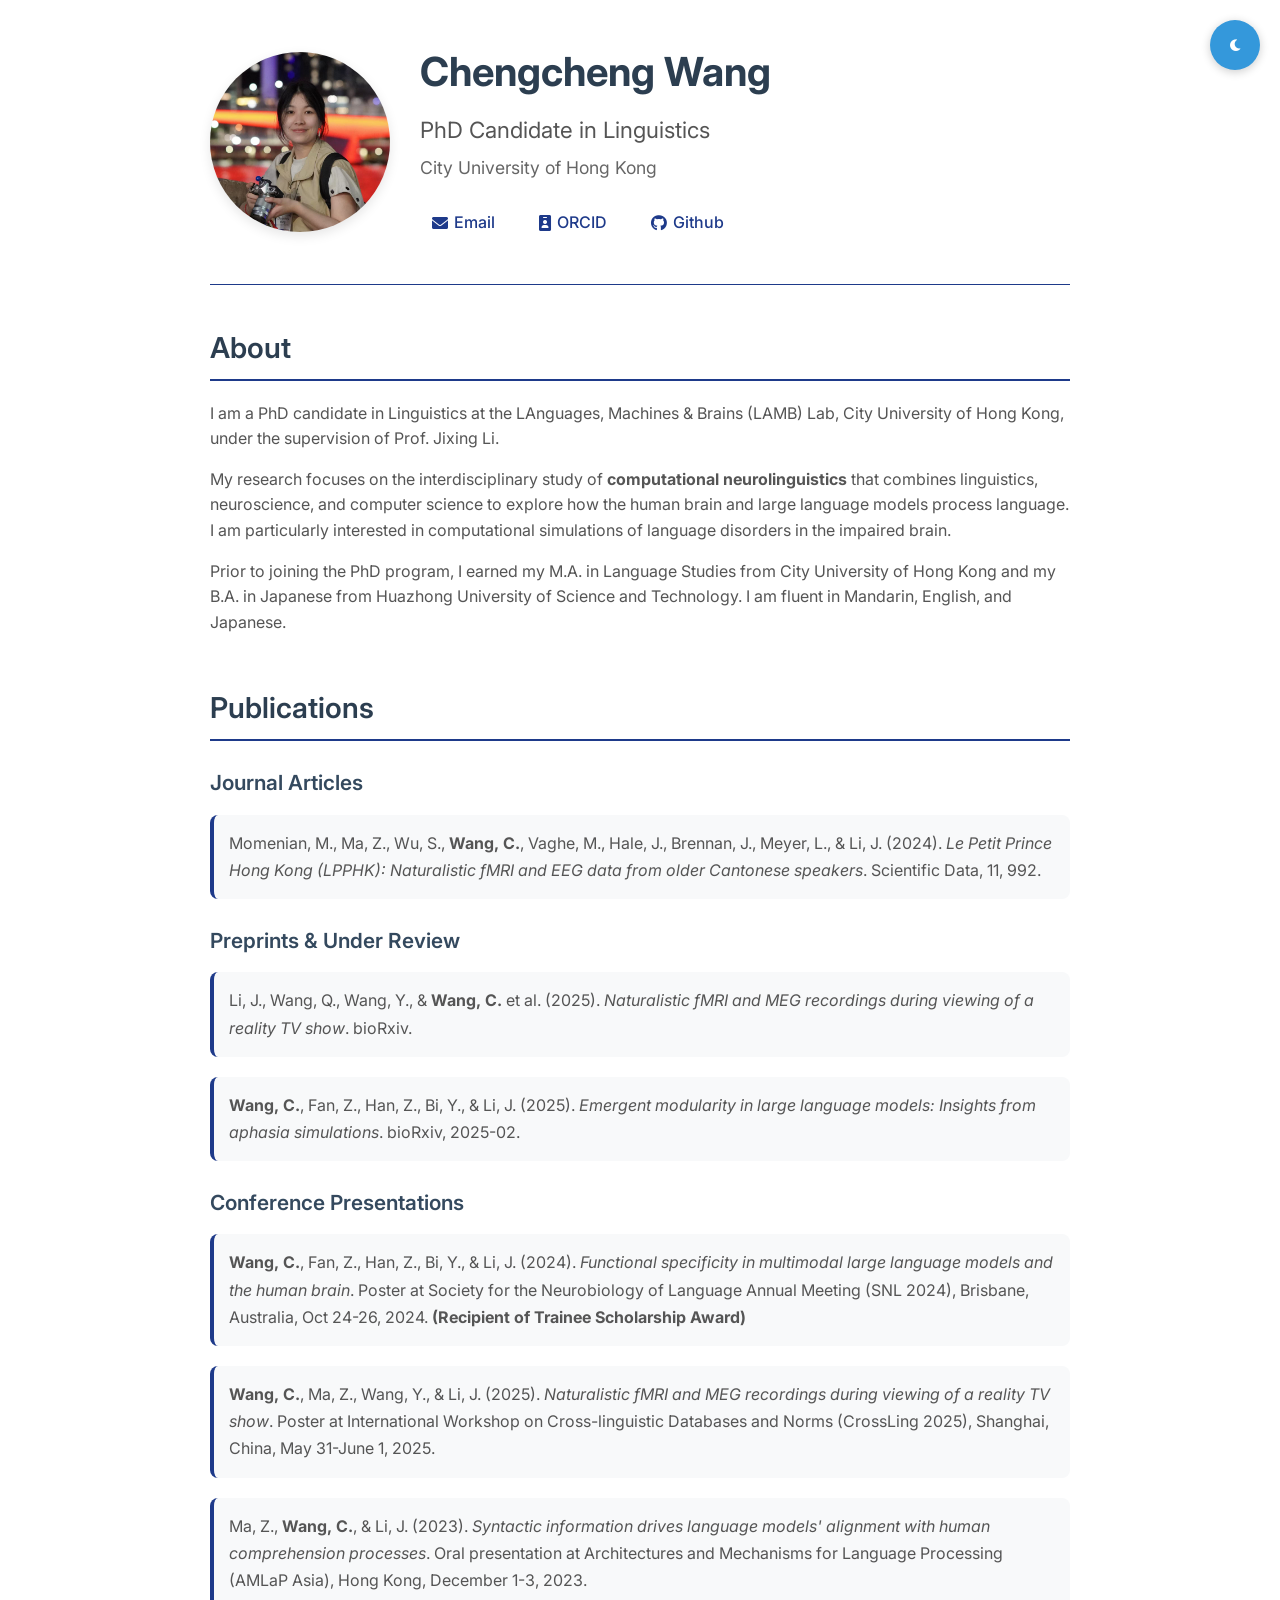
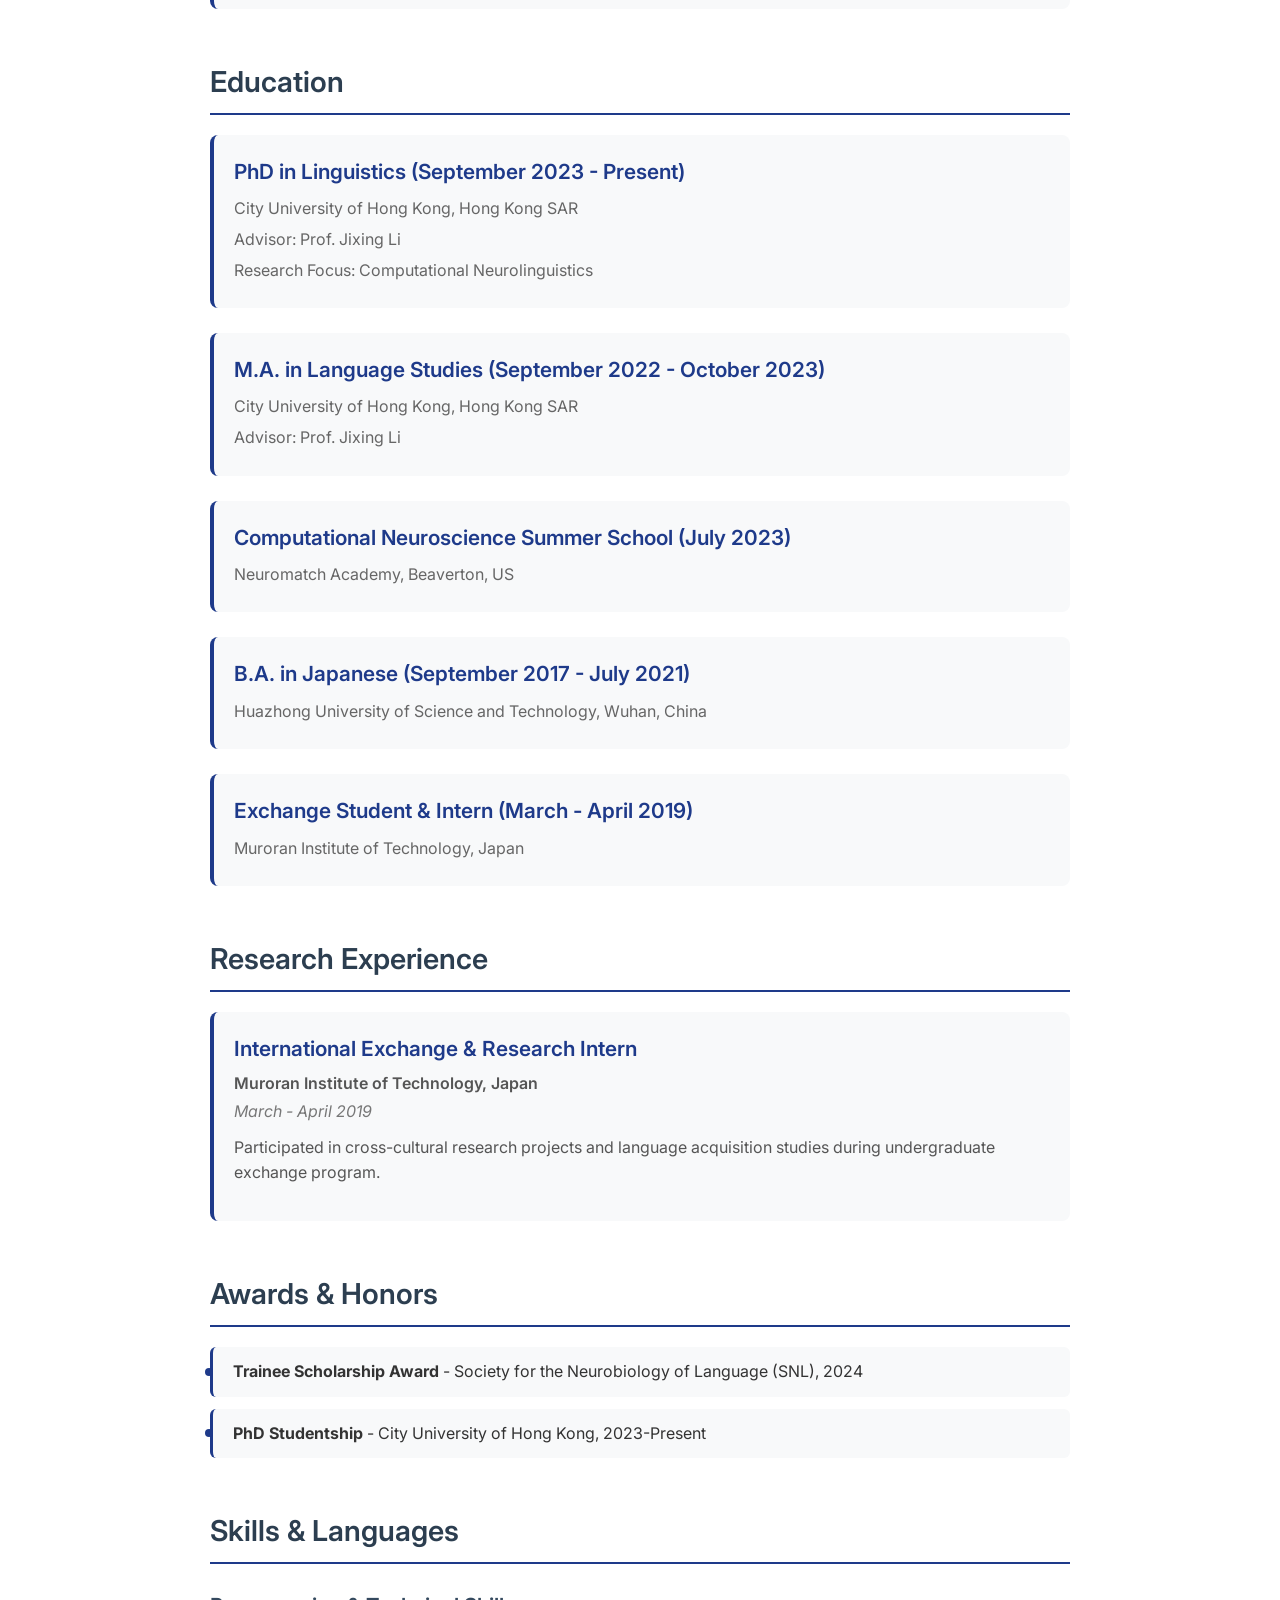
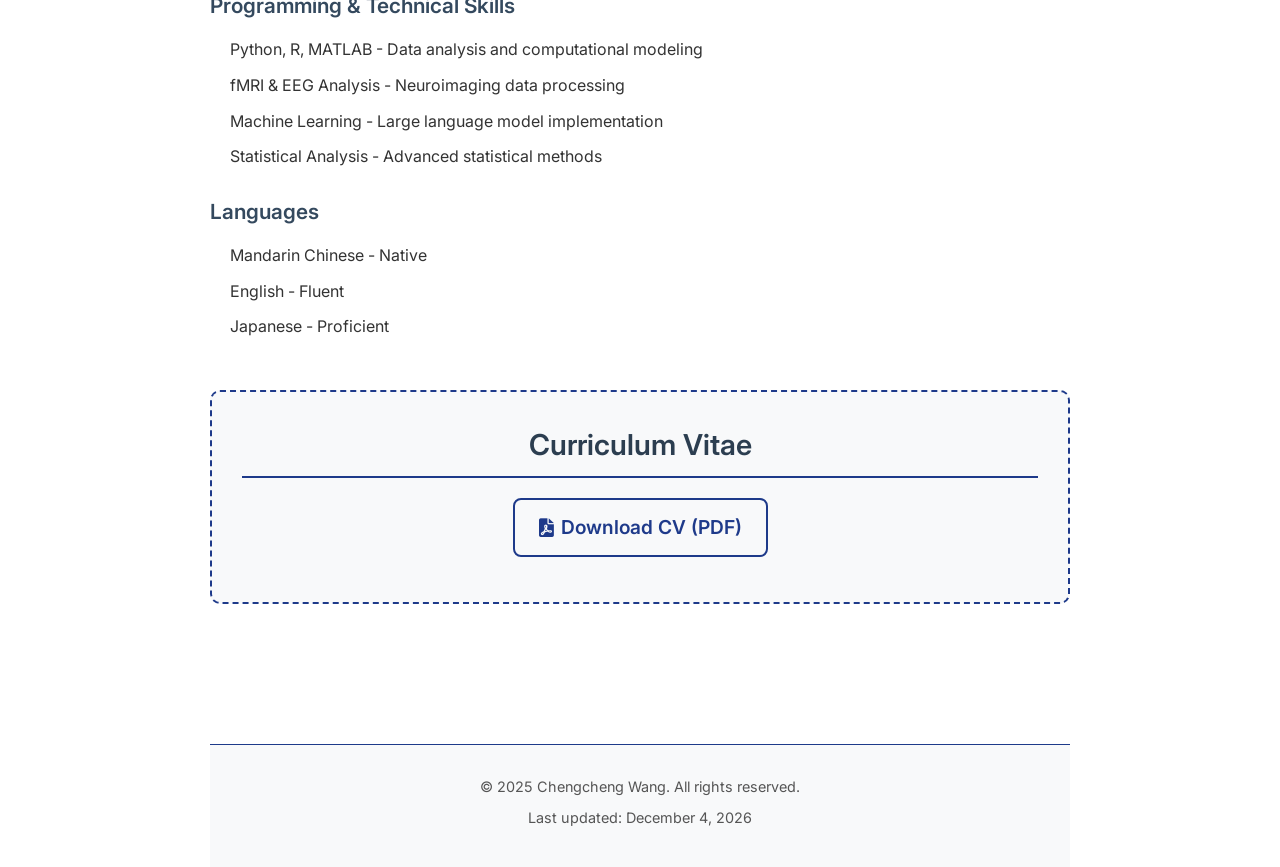
<file: index.html>
<!DOCTYPE html>
<html lang="en">
<head>
    <meta charset="UTF-8">
    <meta name="viewport" content="width=device-width, initial-scale=1.0">
    <title>Chengcheng Wang - Computational Neurolinguistics Researcher</title>
    <meta name="description" content="Chengcheng Wang - PhD candidate in Linguistics at City University of Hong Kong, specializing in computational neurolinguistics, aphasia simulations, and brain-AI alignment.">
    <meta name="keywords" content="Chengcheng Wang, computational neurolinguistics, aphasia, large language models, fMRI, EEG, City University Hong Kong, linguistics">
    <meta name="author" content="Chengcheng Wang">
    
    <!-- Favicon -->
    <link rel="icon" type="image/svg+xml" href="favicon.svg">
    <link rel="alternate icon" href="favicon.ico">
    
    <!-- Open Graph / Facebook -->
    <meta property="og:type" content="website">
    <meta property="og:url" content="https://your-domain.com/">
    <meta property="og:title" content="Chengcheng Wang - Academic Portfolio">
    <meta property="og:description" content="PhD Candidate's academic portfolio showcasing research, publications, and professional achievements.">
    <meta property="og:image" content="https://your-domain.com/images/profile.jpg">
    
    <!-- Twitter -->
    <meta property="twitter:card" content="summary_large_image">
    <meta property="twitter:url" content="https://your-domain.com/">
    <meta property="twitter:title" content="Chengcheng Wang - Academic Portfolio">
    <meta property="twitter:description" content="PhD Candidate's academic portfolio showcasing research, publications, and professional achievements.">
    <meta property="twitter:image" content="https://your-domain.com/images/profile.jpg">
    
    <link rel="stylesheet" href="css/style.css">
    <link rel="preconnect" href="https://fonts.googleapis.com">
    <link rel="preconnect" href="https://fonts.gstatic.com" crossorigin>
                    <link href="https://fonts.googleapis.com/css2?family=Inter:wght@300;400;500;600;700&display=swap" rel="stylesheet">
    <link rel="stylesheet" href="https://cdnjs.cloudflare.com/ajax/libs/font-awesome/6.0.0/css/all.min.css">
</head>
<body>
    <div class="container">
        <header class="header">
            <div class="profile-section">
                <img src="images/profile.jpg" alt="Chengcheng Wang" class="profile-image">
                <div class="profile-info">
                    <h1 class="name">Chengcheng Wang</h1>
                    <h2 class="title">PhD Candidate in Linguistics</h2>
                    <p class="affiliation">City University of Hong Kong</p>
                    
                    <div class="contact-links">
                        <a href="mailto:chengcheng.wang@my.cityu.edu.hk" class="contact-link">
                            <i class="fas fa-envelope"></i> Email
                        </a>
                        <a href="https://orcid.org/0009-0000-6974-1358" class="contact-link" target="_blank">
                            <i class="fas fa-id-badge"></i> ORCID
                        </a>
                        <a href="https://github.com/chengcheng-wang" class="contact-link" target="_blank">
                            <i class="fab fa-github"></i> Github
                        </a>
                        
                    </div>
                </div>
            </div>
        </header>

        <main class="main-content">
            <section class="about-section">
                <h2>About</h2>
                <p>
                    I am a PhD candidate in Linguistics at the LAnguages, Machines & Brains (LAMB) Lab, 
                    City University of Hong Kong, under the supervision of Prof. Jixing Li.
                </p>
                
                <p>
                    My research focuses on the interdisciplinary study of <strong>computational neurolinguistics</strong> that combines linguistics, 
                    neuroscience, and computer science to explore how the human brain and large language models process language. 
                    I am particularly interested in computational simulations of language disorders in the impaired brain.
                </p>
                
                <p>
                    Prior to joining the PhD program, I earned my M.A. in Language Studies from City University of Hong Kong and 
                    my B.A. in Japanese from Huazhong University of Science and Technology. I am fluent in Mandarin, English, and Japanese.
                </p>
            </section>

            <section class="publications-section">
                <h2>Publications</h2>
                
                <h3>Journal Articles</h3>
                <div class="publication-item">
                    <p>
                        Momenian, M., Ma, Z., Wu, S., <strong>Wang, C.</strong>, Vaghe, M., Hale, J., Brennan, J., Meyer, L., & Li, J. (2024). 
                        <em>Le Petit Prince Hong Kong (LPPHK): Naturalistic fMRI and EEG data from older Cantonese speakers</em>. 
                        Scientific Data, 11, 992.
                    </p>
                </div>

                <h3>Preprints & Under Review</h3>
                <div class="publication-item">
                    <p>
                        Li, J., Wang, Q., Wang, Y., & <strong>Wang, C.</strong> et al. (2025). 
                        <em>Naturalistic fMRI and MEG recordings during viewing of a reality TV show</em>. 
                        bioRxiv.
                    </p>
                </div>

                <div class="publication-item">
                    <p>
                        <strong>Wang, C.</strong>, Fan, Z., Han, Z., Bi, Y., & Li, J. (2025). 
                        <em>Emergent modularity in large language models: Insights from aphasia simulations</em>. 
                        bioRxiv, 2025-02.
                    </p>
                </div>

                <h3>Conference Presentations</h3>
                <div class="publication-item">
                    <p>
                        <strong>Wang, C.</strong>, Fan, Z., Han, Z., Bi, Y., & Li, J. (2024). 
                        <em>Functional specificity in multimodal large language models and the human brain</em>. 
                        Poster at Society for the Neurobiology of Language Annual Meeting (SNL 2024), Brisbane, Australia, Oct 24-26, 2024. 
                        <strong>(Recipient of Trainee Scholarship Award)</strong>
                    </p>
                </div>

                <div class="publication-item">
                    <p>
                        <strong>Wang, C.</strong>, Ma, Z., Wang, Y., & Li, J. (2025). 
                        <em>Naturalistic fMRI and MEG recordings during viewing of a reality TV show</em>. 
                        Poster at International Workshop on Cross-linguistic Databases and Norms (CrossLing 2025), Shanghai, China, May 31-June 1, 2025.
                    </p>
                </div>

                <div class="publication-item">
                    <p>
                        Ma, Z., <strong>Wang, C.</strong>, & Li, J. (2023). 
                        <em>Syntactic information drives language models' alignment with human comprehension processes</em>. 
                        Oral presentation at Architectures and Mechanisms for Language Processing (AMLaP Asia), Hong Kong, December 1-3, 2023.
                    </p>
                </div>
            </section>

            <section class="education-section">
                <h2>Education</h2>
                <div class="education-item">
                    <h3>PhD in Linguistics (September 2023 - Present)</h3>
                    <p>City University of Hong Kong, Hong Kong SAR</p>
                    <p>Advisor: Prof. Jixing Li</p>
                    <p>Research Focus: Computational Neurolinguistics</p>
                </div>

                <div class="education-item">
                    <h3>M.A. in Language Studies (September 2022 - October 2023)</h3>
                    <p>City University of Hong Kong, Hong Kong SAR</p>
                    <p>Advisor: Prof. Jixing Li</p>
                </div>

                <div class="education-item">
                    <h3>Computational Neuroscience Summer School (July 2023)</h3>
                    <p>Neuromatch Academy, Beaverton, US</p>
                </div>

                <div class="education-item">
                    <h3>B.A. in Japanese (September 2017 - July 2021)</h3>
                    <p>Huazhong University of Science and Technology, Wuhan, China</p>
                </div>

                <div class="education-item">
                    <h3>Exchange Student & Intern (March - April 2019)</h3>
                    <p>Muroran Institute of Technology, Japan</p>
                </div>
            </section>

            <section class="experience-section">
                <h2>Research Experience</h2>
                
                <div class="experience-item">
                    <h3>International Exchange & Research Intern</h3>
                    <p class="experience-org">Muroran Institute of Technology, Japan</p>
                    <p class="experience-date">March - April 2019</p>
                    <p>Participated in cross-cultural research projects and language acquisition studies during undergraduate exchange program.</p>
                </div>
            </section>

            <section class="awards-section">
                <h2>Awards & Honors</h2>
                <ul class="awards-list">
                    <li><strong>Trainee Scholarship Award</strong> - Society for the Neurobiology of Language (SNL), 2024</li>
                    <li><strong>PhD Studentship</strong> - City University of Hong Kong, 2023-Present</li>
                </ul>
            </section>

            <section class="teaching-section">
                <h2>Skills & Languages</h2>
                
                <h3>Programming & Technical Skills</h3>
                <ul class="teaching-list">
                    <li>Python, R, MATLAB - Data analysis and computational modeling</li>
                    <li>fMRI & EEG Analysis - Neuroimaging data processing</li>
                    <li>Machine Learning - Large language model implementation</li>
                    <li>Statistical Analysis - Advanced statistical methods</li>
                </ul>

                <h3>Languages</h3>
                <ul class="teaching-list">
                    <li>Mandarin Chinese - Native</li>
                    <li>English - Fluent</li>
                    <li>Japanese - Proficient</li>
                </ul>
            </section>

            <section class="cv-section">
                <h2>Curriculum Vitae</h2>
                <p>
                    <a href="cv_2025.pdf" target="_blank" class="cv-link">
                        <i class="fas fa-file-pdf"></i> Download CV (PDF)
                    </a>
                </p>
            </section>
        </main>

        <footer class="footer">
            <div class="footer-content">
                <p>&copy; 2025 Chengcheng Wang. All rights reserved.</p>
                <p>Last updated: <span id="last-updated"></span></p>
            </div>
        </footer>
    </div>

    <script src="js/script.js"></script>
</body>
</html>
</file>
<file: css/style.css>
/* Reset and base styles */
* {
    margin: 0;
    padding: 0;
    box-sizing: border-box;
}

body {
    font-family: 'Inter', -apple-system, BlinkMacSystemFont, 'Segoe UI', Roboto, sans-serif;
    line-height: 1.6;
    color: #333;
    background-color: #fff;
}

.container {
    max-width: 900px;
    margin: 0 auto;
    padding: 0 20px;
}

/* Header styles */
.header {
    padding: 40px 0;
    border-bottom: 1px solid #1e3a8a;
}

.profile-section {
    display: flex;
    align-items: center;
    gap: 30px;
    flex-wrap: wrap;
}

.profile-image {
    width: 180px;
    height: 180px;
    border-radius: 50%;
    object-fit: cover;
    box-shadow: 0 4px 12px rgba(0, 0, 0, 0.1);
}

.profile-info {
    flex: 1;
    min-width: 300px;
}

.name {
    font-size: 2.5rem;
    font-weight: 700;
    margin-bottom: 8px;
    color: #2c3e50;
}

.title {
    font-size: 1.4rem;
    font-weight: 400;
    color: #555;
    margin-bottom: 6px;
}

.affiliation {
    font-size: 1.1rem;
    color: #666;
    margin-bottom: 20px;
}

.contact-links {
    display: flex;
    gap: 20px;
    flex-wrap: wrap;
}

.contact-link {
    display: inline-flex;
    align-items: center;
    gap: 6px;
    color: #1e3a8a;
    text-decoration: none;
    font-weight: 500;
    padding: 8px 12px;
    border-radius: 6px;
    transition: all 0.3s ease;
}

.contact-link:hover {
    background-color: #1e3a8a;
    color: white;
    transform: translateY(-1px);
}

.contact-link i {
    font-size: 1rem;
}

/* Main content styles */
.main-content {
    padding: 40px 0;
}

section {
    margin-bottom: 50px;
}

section h2 {
    font-size: 1.8rem;
    font-weight: 600;
    color: #2c3e50;
    margin-bottom: 20px;
    padding-bottom: 8px;
    border-bottom: 2px solid #1e3a8a;
    position: relative;
}

section h3 {
    font-size: 1.3rem;
    font-weight: 600;
    color: #34495e;
    margin: 25px 0 15px 0;
}

p {
    margin-bottom: 15px;
    color: #555;
    font-size: 1rem;
}

/* Research section */
.research-list {
    list-style: none;
    margin-bottom: 30px;
}

.research-list li {
    margin-bottom: 15px;
    padding-left: 20px;
    position: relative;
}

.research-list li::before {
    content: '▸';
    position: absolute;
    left: 0;
    color: #1e3a8a;
    font-weight: bold;
}

.interests-list {
    display: grid;
    grid-template-columns: repeat(auto-fit, minmax(200px, 1fr));
    gap: 10px;
    list-style: none;
    margin-bottom: 20px;
}

.interests-list li {
    padding: 10px 15px;
    background-color: #f8f9fa;
    border-radius: 6px;
    border-left: 3px solid #1e3a8a;
    font-weight: 500;
}

/* Publications section */
.publication-item {
    margin-bottom: 20px;
    padding: 15px;
    background-color: #f8f9fa;
    border-radius: 8px;
    border-left: 4px solid #1e3a8a;
}

.publication-item p {
    margin-bottom: 0;
    line-height: 1.7;
}

/* Education section */
.education-item {
    margin-bottom: 25px;
    padding: 20px;
    background-color: #f8f9fa;
    border-radius: 8px;
    border-left: 4px solid #1e3a8a;
}

.education-item h3 {
    margin-top: 0;
    margin-bottom: 8px;
    color: #1e3a8a;
}

.education-item p {
    margin-bottom: 5px;
    color: #666;
}

/* Experience section */
.experience-item {
    margin-bottom: 25px;
    padding: 20px;
    background-color: #f8f9fa;
    border-radius: 8px;
    border-left: 4px solid #1e3a8a;
}

.experience-item h3 {
    margin-top: 0;
    margin-bottom: 5px;
    color: #1e3a8a;
}

.experience-org {
    font-weight: 600;
    color: #555;
    margin-bottom: 3px;
}

.experience-date {
    font-style: italic;
    color: #777;
    margin-bottom: 10px;
}

/* Awards section */
.awards-list {
    list-style: none;
}

.awards-list li {
    margin-bottom: 12px;
    padding: 12px 20px;
    background-color: #f8f9fa;
    border-radius: 6px;
    border-left: 3px solid #1e3a8a;
    position: relative;
}

.awards-list li::before {
    content: '';
    position: absolute;
    left: -8px;
    top: 50%;
    transform: translateY(-50%);
    width: 8px;
    height: 8px;
    background-color: #1e3a8a;
    border-radius: 50%;
}

/* Teaching section */
.teaching-list {
    list-style: none;
}

.teaching-list li {
    margin-bottom: 10px;
    padding-left: 20px;
    position: relative;
}

.teaching-list li::before {
    content: '';
    position: absolute;
    left: 0;
}

/* CV section */
.cv-section {
    text-align: center;
    padding: 30px;
    background-color: #f8f9fa;
    border-radius: 10px;
    border: 2px dashed #1e3a8a;
}

.cv-link {
    display: inline-flex;
    align-items: center;
    gap: 8px;
    color: #1e3a8a;
    text-decoration: none;
    font-weight: 600;
    font-size: 1.2rem;
    padding: 12px 24px;
    border: 2px solid #1e3a8a;
    border-radius: 8px;
    transition: all 0.3s ease;
}

.cv-link:hover {
    background-color: #1e3a8a;
    color: white;
    transform: translateY(-2px);
    box-shadow: 0 4px 12px rgba(30, 58, 138, 0.3);
}

/* Footer styles */
.footer {
    border-top: 1px solid #1e3a8a;
    padding: 30px 0;
    margin-top: 50px;
    background-color: #f8f9fa;
}

.footer-content {
    text-align: center;
    color: #777;
}

.footer-content p {
    margin-bottom: 8px;
    font-size: 0.9rem;
}

/* Responsive design */
@media (max-width: 768px) {
    .container {
        padding: 0 15px;
    }
    
    .profile-section {
        flex-direction: column;
        text-align: center;
        gap: 20px;
    }
    
    .profile-image {
        width: 150px;
        height: 150px;
    }
    
    .name {
        font-size: 2rem;
    }
    
    .title {
        font-size: 1.2rem;
    }
    
    .contact-links {
        justify-content: center;
        gap: 15px;
    }
    
    .interests-list {
        grid-template-columns: 1fr;
    }
    
    section h2 {
        font-size: 1.5rem;
    }
    
    .education-item,
    .experience-item,
    .publication-item {
        padding: 15px;
    }
}

@media (max-width: 480px) {
    .header {
        padding: 20px 0;
    }
    
    .main-content {
        padding: 20px 0;
    }
    
    .name {
        font-size: 1.8rem;
    }
    
    .contact-links {
        flex-direction: column;
        align-items: center;
        gap: 10px;
    }
    
    .contact-link {
        width: 100%;
        max-width: 200px;
        justify-content: center;
    }
}

/* Animation for smooth scrolling */
html {
    scroll-behavior: smooth;
}

/* Hover effects for sections */
.education-item:hover,
.experience-item:hover,
.publication-item:hover {
    transform: translateY(-2px);
    box-shadow: 0 4px 12px rgba(0, 0, 0, 0.1);
    transition: all 0.3s ease;
}

/* Focus styles for accessibility */
.contact-link:focus,
.cv-link:focus {
    outline: 2px solid #1e3a8a;
    outline-offset: 2px;
}

/* Print styles */
@media print {
    .contact-links,
    .footer {
        display: none;
    }
    
    body {
        font-size: 12pt;
        line-height: 1.4;
    }
    
    .container {
        max-width: none;
        padding: 0;
    }
    
    section {
        margin-bottom: 20pt;
        break-inside: avoid;
    }
    
    .profile-image {
        width: 120px;
        height: 120px;
    }
}
</file>
